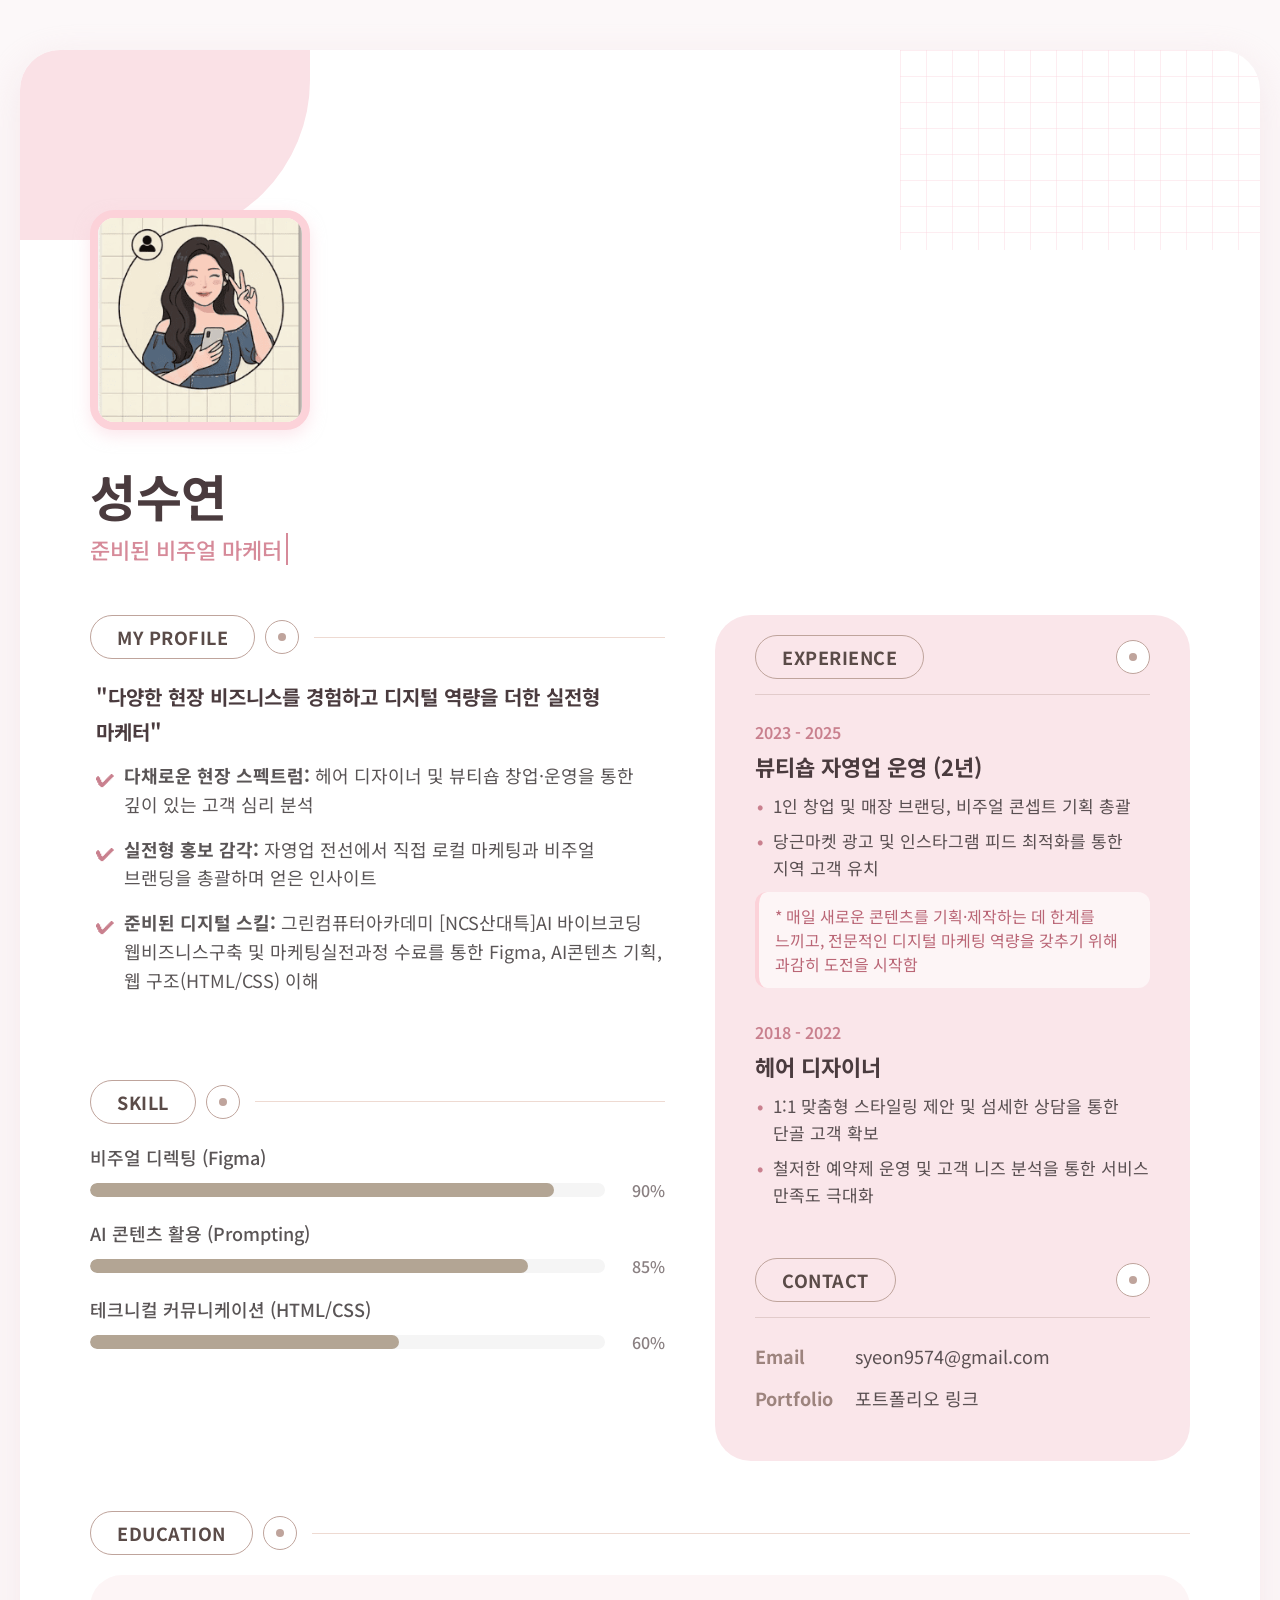
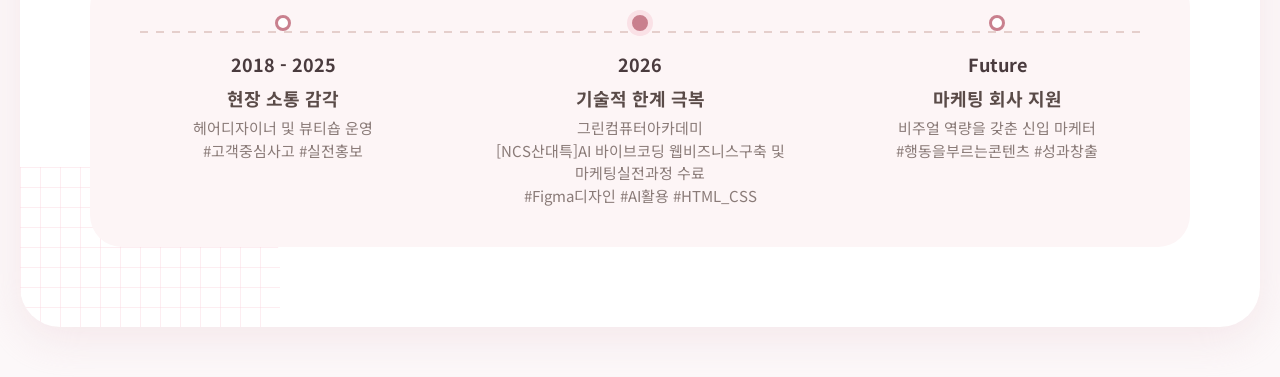
<file: index.html>
<!DOCTYPE html>
<html lang="ko">

<head>
    <meta charset="UTF-8">
    <meta name="viewport" content="width=device-width, initial-scale=1.0">
    <title>인포그래픽 이력서</title>
    <link rel="preconnect" href="https://fonts.googleapis.com">
    <link rel="preconnect" href="https://fonts.gstatic.com" crossorigin>
    <link href="https://fonts.googleapis.com/css2?family=Noto+Sans+KR:wght@300;400;500;700&display=swap"
        rel="stylesheet">
    <link rel="stylesheet" href="style.css?v=1.0.1">
</head>

<body>

    <div class="resume-container">
        <div class="deco-top-left"></div>
        <div class="deco-grid"></div>
        <div class="deco-bottom-left"></div>

        <header class="resume-header">
            <div class="left-header">
                <div class="profile-image-container">
                    <img src="img/img.png" alt="프로필 사진">
                </div>
                <div class="name-title">
                    <h1>성수연</h1>
                    <p class="typing-effect">준비된 비주얼 마케터</p>
                </div>
            </div>
        </header>

        <main class="resume-body">

            <div class="left-column">

                <section>
                    <div class="section-label-container">
                        <div class="section-label">MY PROFILE</div>
                        <div class="section-icon-circle">
                            <div class="section-icon-inner"></div>
                        </div>
                    </div>
                    <div class="section-content">
                        <p style="margin-bottom: 12px; font-weight: 700; color: #4a3b3e; font-size: 20px;">
                            "다양한 현장 비즈니스를 경험하고 디지털 역량을 더한 실전형 마케터"
                        </p>
                        <p class="profile-point">
                            <span class="check-icon">✔</span>
                            <span><strong>다채로운 현장 스펙트럼:</strong> 헤어 디자이너 및 뷰티숍 창업·운영을 통한 깊이 있는 고객 심리 분석</span>
                        </p>
                        <p class="profile-point">
                            <span class="check-icon">✔</span>
                            <span><strong>실전형 홍보 감각:</strong> 자영업 전선에서 직접 로컬 마케팅과 비주얼 브랜딩을 총괄하며 얻은 인사이트</span>
                        </p>
                        <p class="profile-point" style="margin-bottom: 0;">
                            <span class="check-icon">✔</span>
                            <span><strong>준비된 디지털 스킬:</strong> 그린컴퓨터아카데미 [NCS산대특]AI 바이브코딩 웹비즈니스구축 및 마케팅실전과정 수료를 통한
                                Figma, AI콘텐츠 기획, 웹 구조(HTML/CSS) 이해</span>
                        </p>
                    </div>
                </section>

                <section>
                    <div class="section-label-container">
                        <div class="section-label">SKILL</div>
                        <div class="section-icon-circle">
                            <div class="section-icon-inner"></div>
                        </div>
                    </div>
                    <div class="skill-list">
                        <div class="skill-item">
                            <div class="skill-meta"><span class="skill-name">비주얼 디렉팅 (Figma)</span></div>
                            <div class="skill-bar-wrapper">
                                <div class="skill-progress-bg">
                                    <div class="skill-progress-fill fill-figma"></div>
                                </div>
                                <span class="skill-percent">90%</span>
                            </div>
                        </div>
                        <div class="skill-item">
                            <div class="skill-meta"><span class="skill-name">AI 콘텐츠 활용 (Prompting)</span></div>
                            <div class="skill-bar-wrapper">
                                <div class="skill-progress-bg">
                                    <div class="skill-progress-fill fill-prompt"></div>
                                </div>
                                <span class="skill-percent">85%</span>
                            </div>
                        </div>
                        <div class="skill-item">
                            <div class="skill-meta"><span class="skill-name">테크니컬 커뮤니케이션 (HTML/CSS)</span></div>
                            <div class="skill-bar-wrapper">
                                <div class="skill-progress-bg">
                                    <div class="skill-progress-fill fill-web"></div>
                                </div>
                                <span class="skill-percent">60%</span>
                            </div>
                        </div>
                    </div>
                </section>

            </div>

            <div class="right-column">

                <div class="right-column-section">
                    <div class="right-label-container">
                        <div class="section-label">EXPERIENCE</div>
                        <div class="section-icon-circle">
                            <div class="section-icon-inner"></div>
                        </div>
                    </div>
                    <div class="exp-list">
                        <div class="exp-item">
                            <span class="exp-period">2023 - 2025</span>
                            <h3 class="exp-title">뷰티숍 자영업 운영 (2년)</h3>
                            <ul class="exp-details">
                                <li>1인 창업 및 매장 브랜딩, 비주얼 콘셉트 기획 총괄</li>
                                <li>당근마켓 광고 및 인스타그램 피드 최적화를 통한 지역 고객 유치</li>
                            </ul>
                            <p class="exp-turning-point">* 매일 새로운 콘텐츠를 기획·제작하는 데 한계를 느끼고, 전문적인 디지털 마케팅 역량을 갖추기 위해 과감히
                                도전을 시작함</p>
                        </div>

                        <div class="exp-item">
                            <span class="exp-period">2018 - 2022</span>
                            <h3 class="exp-title">헤어 디자이너</h3>
                            <ul class="exp-details">
                                <li>1:1 맞춤형 스타일링 제안 및 섬세한 상담을 통한 단골 고객 확보</li>
                                <li>철저한 예약제 운영 및 고객 니즈 분석을 통한 서비스 만족도 극대화</li>
                            </ul>
                        </div>
                    </div>
                </div>

                <div class="right-column-section">
                    <div class="right-label-container">
                        <div class="section-label">CONTACT</div>
                        <div class="section-icon-circle">
                            <div class="section-icon-inner"></div>
                        </div>
                    </div>
                    <div class="contact-list">
                        <div class="contact-row">
                            <span class="contact-type">Email</span>
                            <span>syeon9574@gmail.com</span>
                        </div>
                        <div class="contact-row">
                            <span class="contact-type">Portfolio</span>
                            <span>포트폴리오 링크</span>
                        </div>
                    </div>
                </div>

            </div>

        </main>

        <footer class="resume-footer">
            <div class="section-label-container">
                <div class="section-label">EDUCATION</div>
                <div class="section-icon-circle">
                    <div class="section-icon-inner"></div>
                </div>
            </div>

            <div class="timeline-box">
                <div class="timeline-axis"></div>
                <div class="timeline-nodes">
                    <div class="timeline-node">
                        <div class="timeline-dot"></div>
                        <span class="timeline-year">2018 - 2025</span>
                        <div class="timeline-text">
                            <h4>현장 소통 감각</h4>
                            <p>헤어디자이너 및 뷰티숍 운영<br>#고객중심사고 #실전홍보</p>
                        </div>
                    </div>
                    <div class="timeline-node active">
                        <div class="timeline-dot"></div>
                        <span class="timeline-year">2026</span>
                        <div class="timeline-text">
                            <h4>기술적 한계 극복</h4>
                            <p>그린컴퓨터아카데미 <br>
                                [NCS산대특]AI 바이브코딩 웹비즈니스구축 및 <br>
                                마케팅실전과정 수료<br>
                                #Figma디자인 #AI활용 #HTML_CSS</p>
                        </div>
                    </div>
                    <div class="timeline-node">
                        <div class="timeline-dot"></div>
                        <span class="timeline-year">Future</span>
                        <div class="timeline-text">
                            <h4>마케팅 회사 지원</h4>
                            <p>비주얼 역량을 갖춘 신입 마케터<br>#행동을부르는콘텐츠 #성과창출</p>
                        </div>
                    </div>
                </div>
            </div>
        </footer>
    </div>

</body>

</html>
</file>
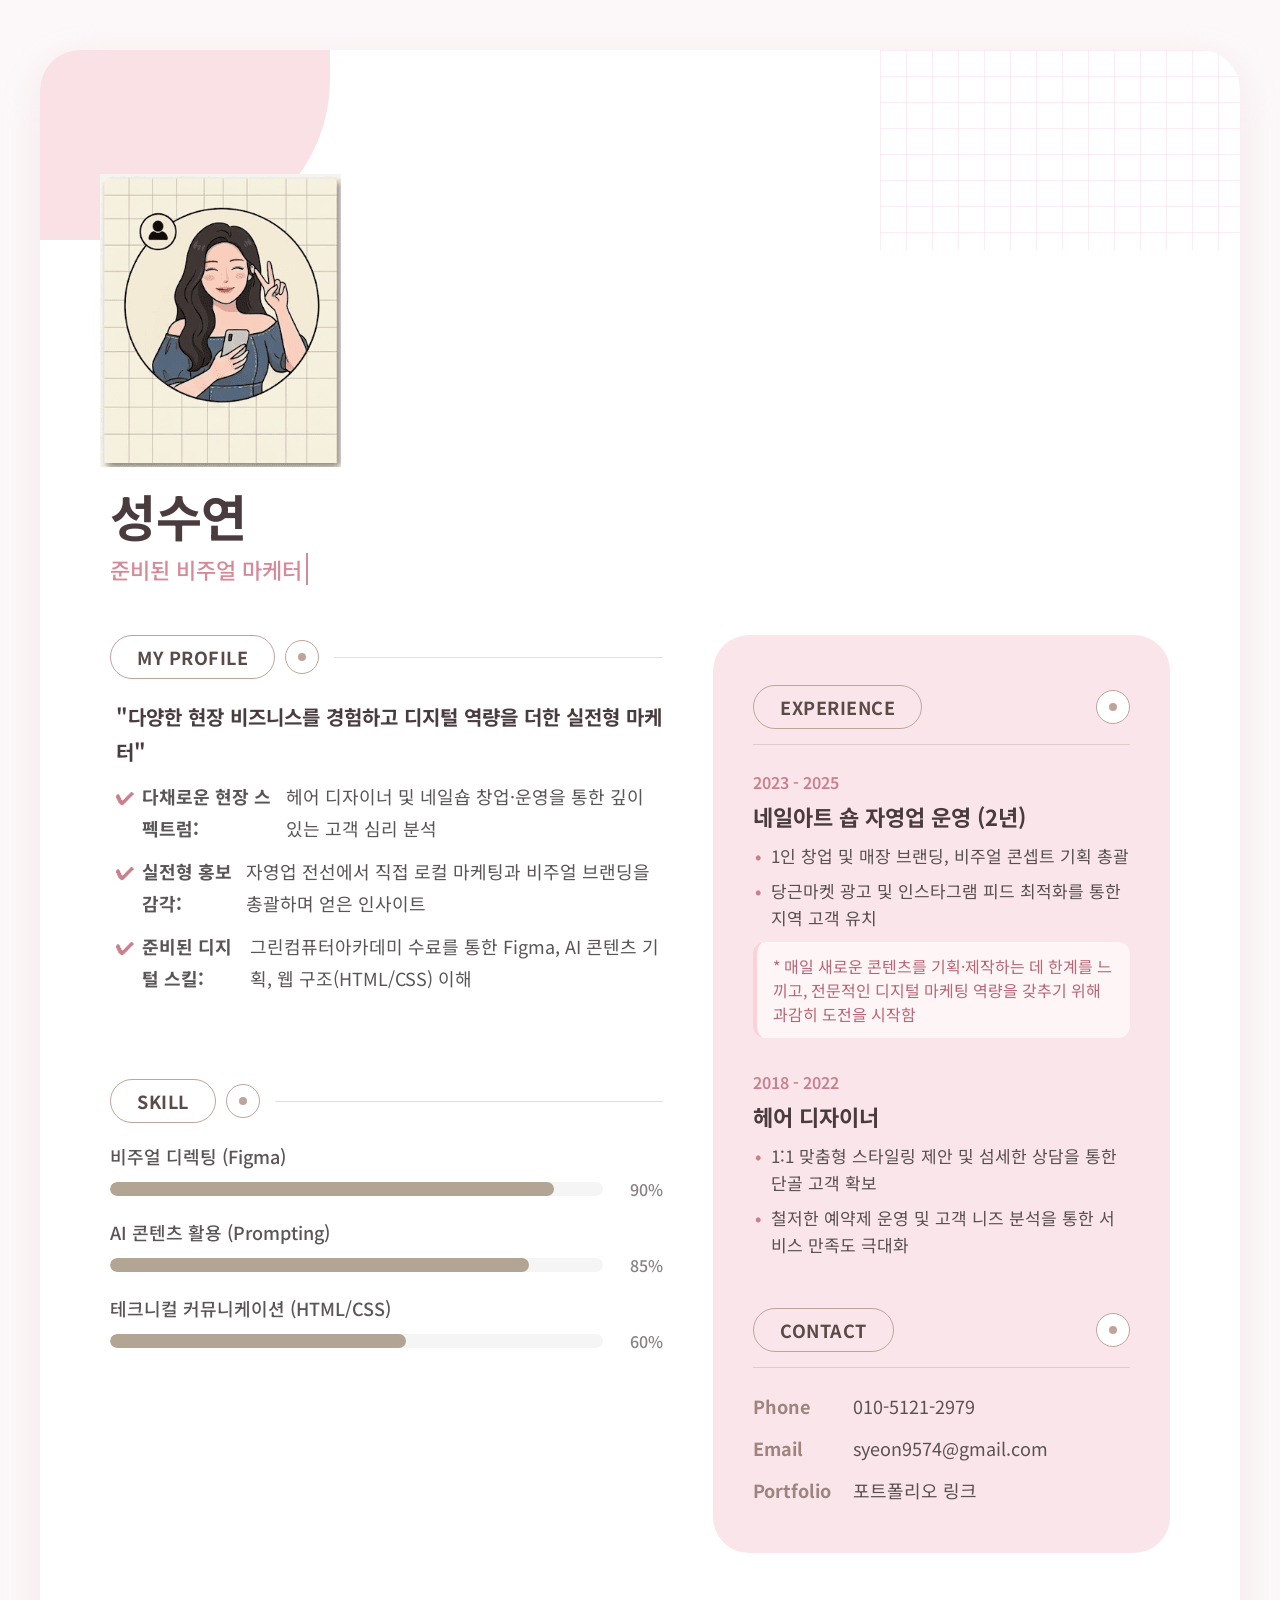
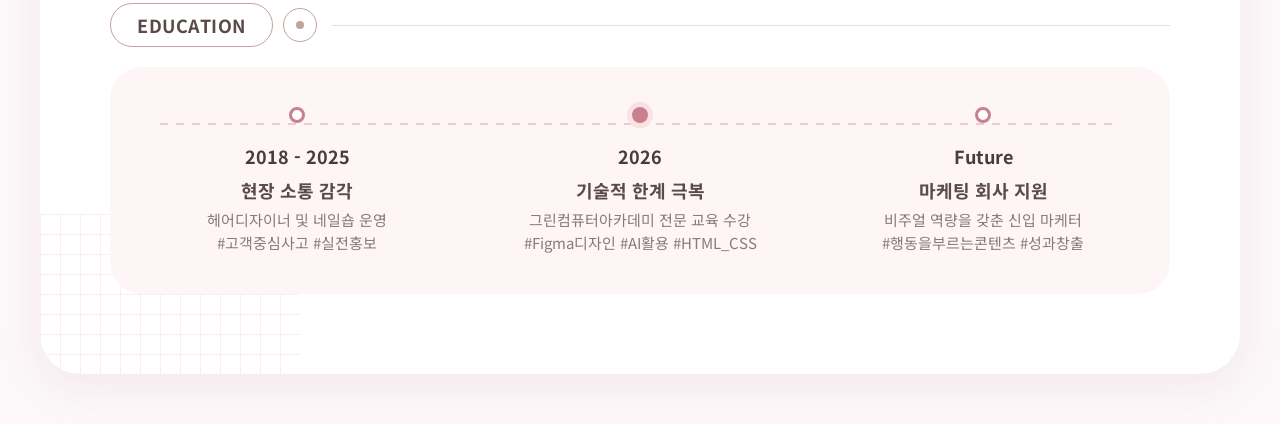
<file: index (1).html>
<!DOCTYPE html>
<html lang="ko">

<head>
    <meta charset="UTF-8">
    <meta name="viewport" content="width=device-width, initial-scale=1.0">
    <title>인포그래픽 이력서</title>
    <link rel="preconnect" href="https://fonts.googleapis.com">
    <link rel="preconnect" href="https://fonts.gstatic.com" crossorigin>
    <link href="https://fonts.googleapis.com/css2?family=Noto+Sans+KR:wght@300;400;500;700&display=swap"
        rel="stylesheet">
    <link rel="stylesheet" href="style (2).css">
</head>

<body>

    <div class="resume-container">
        <div class="deco-top-left"></div>
        <div class="deco-grid"></div>
        <div class="deco-bottom-left"></div>

        <header class="resume-header">
            <div class="left-header">
                <div class="profile-image-container">
                    <img src="img/img.png" alt="프로필 사진">
                </div>
                <div class="name-title">
                    <h1>성수연</h1>
                    <p class="typing-effect">준비된 비주얼 마케터</p>
                </div>
            </div>
        </header>

        <main class="resume-body">

            <div class="left-column">

                <section>
                    <div class="section-label-container">
                        <div class="section-label">MY PROFILE</div>
                        <div class="section-icon-circle">
                            <div class="section-icon-inner"></div>
                        </div>
                    </div>
                    <div class="section-content">
                        <p style="margin-bottom: 12px; font-weight: 700; color: #4a3b3e; font-size: 20px;">
                            "다양한 현장 비즈니스를 경험하고 디지털 역량을 더한 실전형 마케터"
                        </p>
                        <p class="profile-point">
                            <span class="check-icon">✔</span> <strong>다채로운 현장 스펙트럼:</strong> 헤어 디자이너 및 네일숍 창업·운영을 통한 깊이
                            있는 고객 심리 분석
                        </p>
                        <p class="profile-point">
                            <span class="check-icon">✔</span> <strong>실전형 홍보 감각:</strong> 자영업 전선에서 직접 로컬 마케팅과 비주얼 브랜딩을
                            총괄하며 얻은 인사이트
                        </p>
                        <p class="profile-point" style="margin-bottom: 0;">
                            <span class="check-icon">✔</span> <strong>준비된 디지털 스킬:</strong> 그린컴퓨터아카데미 수료를 통한 Figma, AI
                            콘텐츠 기획, 웹 구조(HTML/CSS) 이해
                        </p>
                    </div>
                </section>

                <section>
                    <div class="section-label-container">
                        <div class="section-label">SKILL</div>
                        <div class="section-icon-circle">
                            <div class="section-icon-inner"></div>
                        </div>
                    </div>
                    <div class="skill-list">
                        <div class="skill-item">
                            <div class="skill-meta"><span class="skill-name">비주얼 디렉팅 (Figma)</span></div>
                            <div class="skill-bar-wrapper">
                                <div class="skill-progress-bg">
                                    <div class="skill-progress-fill fill-figma"></div>
                                </div>
                                <span class="skill-percent">90%</span>
                            </div>
                        </div>
                        <div class="skill-item">
                            <div class="skill-meta"><span class="skill-name">AI 콘텐츠 활용 (Prompting)</span></div>
                            <div class="skill-bar-wrapper">
                                <div class="skill-progress-bg">
                                    <div class="skill-progress-fill fill-prompt"></div>
                                </div>
                                <span class="skill-percent">85%</span>
                            </div>
                        </div>
                        <div class="skill-item">
                            <div class="skill-meta"><span class="skill-name">테크니컬 커뮤니케이션 (HTML/CSS)</span></div>
                            <div class="skill-bar-wrapper">
                                <div class="skill-progress-bg">
                                    <div class="skill-progress-fill fill-web"></div>
                                </div>
                                <span class="skill-percent">60%</span>
                            </div>
                        </div>
                    </div>
                </section>

            </div>

            <div class="right-column">

                <div class="right-column-section">
                    <div class="right-label-container">
                        <div class="section-label">EXPERIENCE</div>
                        <div class="section-icon-circle">
                            <div class="section-icon-inner"></div>
                        </div>
                    </div>
                    <div class="exp-list">
                        <div class="exp-item">
                            <span class="exp-period">2023 - 2025</span>
                            <h3 class="exp-title">네일아트 숍 자영업 운영 (2년)</h3>
                            <ul class="exp-details">
                                <li>1인 창업 및 매장 브랜딩, 비주얼 콘셉트 기획 총괄</li>
                                <li>당근마켓 광고 및 인스타그램 피드 최적화를 통한 지역 고객 유치</li>
                            </ul>
                            <p class="exp-turning-point">* 매일 새로운 콘텐츠를 기획·제작하는 데 한계를 느끼고, 전문적인 디지털 마케팅 역량을 갖추기 위해 과감히
                                도전을 시작함</p>
                        </div>

                        <div class="exp-item">
                            <span class="exp-period">2018 - 2022</span>
                            <h3 class="exp-title">헤어 디자이너</h3>
                            <ul class="exp-details">
                                <li>1:1 맞춤형 스타일링 제안 및 섬세한 상담을 통한 단골 고객 확보</li>
                                <li>철저한 예약제 운영 및 고객 니즈 분석을 통한 서비스 만족도 극대화</li>
                            </ul>
                        </div>
                    </div>
                </div>

                <div class="right-column-section">
                    <div class="right-label-container">
                        <div class="section-label">CONTACT</div>
                        <div class="section-icon-circle">
                            <div class="section-icon-inner"></div>
                        </div>
                    </div>
                    <div class="contact-list">
                        <div class="contact-row">
                            <span class="contact-type">Phone</span>
                            <span>010-5121-2979</span>
                        </div>
                        <div class="contact-row">
                            <span class="contact-type">Email</span>
                            <span>syeon9574@gmail.com</span>
                        </div>
                        <div class="contact-row">
                            <span class="contact-type">Portfolio</span>
                            <span>포트폴리오 링크</span>
                        </div>
                    </div>
                </div>

            </div>

        </main>

        <footer class="resume-footer">
            <div class="section-label-container">
                <div class="section-label">EDUCATION</div>
                <div class="section-icon-circle">
                    <div class="section-icon-inner"></div>
                </div>
            </div>

            <div class="timeline-box">
                <div class="timeline-axis"></div>
                <div class="timeline-nodes">
                    <div class="timeline-node">
                        <div class="timeline-dot"></div>
                        <span class="timeline-year">2018 - 2025</span>
                        <div class="timeline-text">
                            <h4>현장 소통 감각</h4>
                            <p>헤어디자이너 및 네일숍 운영<br>#고객중심사고 #실전홍보</p>
                        </div>
                    </div>
                    <div class="timeline-node active">
                        <div class="timeline-dot"></div>
                        <span class="timeline-year">2026</span>
                        <div class="timeline-text">
                            <h4>기술적 한계 극복</h4>
                            <p>그린컴퓨터아카데미 전문 교육 수강<br>#Figma디자인 #AI활용 #HTML_CSS</p>
                        </div>
                    </div>
                    <div class="timeline-node">
                        <div class="timeline-dot"></div>
                        <span class="timeline-year">Future</span>
                        <div class="timeline-text">
                            <h4>마케팅 회사 지원</h4>
                            <p>비주얼 역량을 갖춘 신입 마케터<br>#행동을부르는콘텐츠 #성과창출</p>
                        </div>
                    </div>
                </div>
            </div>
        </footer>
    </div>

</body>

</html>
</file>
<file: style.css>
* {
    box-sizing: border-box;
    margin: 0;
    padding: 0;
    word-break: keep-all;
}

body {
    background-color: #fcf8f9;
    font-family: 'Noto Sans KR', sans-serif;
    color: #4a4a4a;
    display: flex;
    justify-content: center;
    padding: 50px 20px;
}

/* 이력서 전체 도화지 컨테이너 */
.resume-container {
    background-color: #ffffff;
    width: 100%;
    max-width: 1400px;
    min-height: 1600px;
    padding: 80px 70px;
    border-radius: 40px;
    box-shadow: 0 12px 40px rgba(240, 220, 225, 0.6);
    display: flex;
    flex-direction: column;
    position: relative;
    overflow: hidden;
}

/* 파스텔 핑크 데코레이션 요소 그래픽 구현 */
.deco-top-left {
    position: absolute;
    top: -50px;
    left: -50px;
    width: 340px;
    height: 240px;
    background-color: #fae1e6;
    border-radius: 0 0 160px 0;
    z-index: 1;
}

.deco-grid {
    position: absolute;
    top: 0;
    right: 0;
    width: 360px;
    height: 200px;
    background-image:
        linear-gradient(to right, rgba(250, 210, 220, 0.4) 1px, transparent 1px),
        linear-gradient(to bottom, rgba(250, 210, 220, 0.4) 1px, transparent 1px);
    background-size: 26px 26px;
    z-index: 1;
}

.deco-bottom-left {
    position: absolute;
    bottom: 0;
    left: 0;
    width: 260px;
    height: 160px;
    background-image:
        linear-gradient(to right, rgba(250, 210, 220, 0.4) 1px, transparent 1px),
        linear-gradient(to bottom, rgba(250, 210, 220, 0.4) 1px, transparent 1px);
    background-size: 20px 20px;
    border-radius: 0 100px 0 0;
    z-index: 1;
}

/* 메인 상단 레이아웃 */
.resume-header {
    display: flex;
    margin-bottom: 50px;
    position: relative;
    z-index: 2;
}

.left-header {
    width: 55%;
    display: flex;
    flex-direction: column;
    justify-content: flex-end;
    padding-top: 80px;
}

.profile-image-container {
    width: 220px;
    height: 220px;
    border-radius: 24px;
    border: 8px solid #fcd2d9;
    background-color: #fff5f6;
    display: flex;
    justify-content: center;
    align-items: center;
    margin-bottom: 35px;
    box-shadow: 0 6px 15px rgba(250, 210, 220, 0.5);
    font-size: 17px;
    color: #cb8592;
    font-weight: 500;
    overflow: hidden;
}

.profile-image-container img {
    width: 100%;
    height: 100%;
    object-fit: cover;
    display: block;
}

.name-title h1 {
    font-size: 50px;
    color: #4a3b3e;
    font-weight: 700;
    letter-spacing: -0.5px;
    line-height: 1.2;
}

.name-title p {
    font-size: 22px;
    color: #d68a99;
    font-weight: 500;
    margin-top: 8px;
}

/* 메인 콘텐츠 구조 */
.resume-body {
    display: flex;
    flex: 1;
    gap: 50px;
    position: relative;
    z-index: 2;
}

/* 좌측 컬럼 */
.left-column {
    width: 55%;
    display: flex;
    flex-direction: column;
    gap: 85px;
}

/* 템플릿의 둥근 테두리 제목 라벨 완벽 모사 */
.section-label-container {
    display: flex;
    align-items: center;
    margin-bottom: 20px;
    position: relative;
}

.section-label-container::after {
    content: '';
    flex: 1;
    height: 1px;
    background-color: #eedad2;
    margin-left: 15px;
}

.section-label {
    border: 1.5px solid #bfa49c;
    border-radius: 24px;
    padding: 8px 26px;
    font-size: 18px;
    font-weight: 700;
    color: #5a4b48;
    letter-spacing: 0.5px;
    background-color: #ffffff;
    display: inline-block;
}

.section-icon-circle {
    width: 34px;
    height: 34px;
    border: 1.5px solid #bfa49c;
    border-radius: 50%;
    display: flex;
    justify-content: center;
    align-items: center;
    margin-left: 10px;
    background-color: #ffffff;
}

.section-icon-inner {
    width: 8px;
    height: 8px;
    background-color: #bfa49c;
    border-radius: 50%;
}

/* 섹션 본문 텍스트 */
.section-content {
    padding-left: 6px;
}

.section-content p {
    font-size: 18px;
    line-height: 1.75;
    color: #5a5556;
}

/* SKILL 게이지 바 조절 슬롯 */
.skill-list {
    display: flex;
    flex-direction: column;
    gap: 18px;
}

.skill-item {
    display: flex;
    flex-direction: column;
    gap: 8px;
}

.skill-meta {
    display: flex;
    justify-content: space-between;
    align-items: center;
}

.skill-name {
    font-size: 18px;
    font-weight: 500;
    color: #5a5556;
}

.skill-bar-wrapper {
    display: flex;
    align-items: center;
    gap: 20px;
}

.skill-progress-bg {
    flex: 1;
    height: 14px;
    background-color: #f5f5f5;
    border-radius: 10px;
    overflow: hidden;
}

.skill-progress-fill {
    height: 100%;
    background-color: #b3a594;
    border-radius: 10px;
}

.skill-percent {
    font-size: 16px;
    font-weight: 500;
    color: #8a8082;
    width: 40px;
    text-align: right;
}

/* 우측 컬럼 (파스텔 핑크 카드 배경 통 슬롯) */
.right-column {
    width: 45%;
    background-color: #fae6ea;
    border-radius: 36px;
    padding: 20px 40px 50px;
    display: flex;
    flex-direction: column;
    gap: 50px;
    align-self: flex-start;
    transition: all 0.4s cubic-bezier(0.25, 0.46, 0.45, 0.94);
}

/* 카드 내부 라벨 바 가로 라인 */
.right-label-container {
    display: flex;
    align-items: center;
    justify-content: space-between;
    margin-bottom: 25px;
    border-bottom: 1.5px solid rgba(191, 164, 156, 0.4);
    padding-bottom: 15px;
}

.right-label-container .section-label {
    border-color: #bfa49c;
    background-color: #fae6ea;
}

.right-column-section {
    display: flex;
    flex-direction: column;
}

/* 경력 사항 리스트 */
.exp-list {
    display: flex;
    flex-direction: column;
    gap: 32px;
}

.exp-item {
    display: flex;
    flex-direction: column;
}

.exp-period {
    font-size: 16px;
    font-weight: 600;
    color: #c9808e;
    margin-bottom: 6px;
}

.exp-title {
    font-size: 22px;
    font-weight: 700;
    color: #4a3b3e;
    margin-bottom: 10px;
}

.exp-details {
    list-style: none;
    display: flex;
    flex-direction: column;
    gap: 8px;
}

.exp-details li {
    font-size: 17px;
    line-height: 1.6;
    color: #5a5052;
    position: relative;
    padding-left: 18px;
}

.exp-details li::before {
    content: '•';
    position: absolute;
    left: 2px;
    color: #c9808e;
    font-weight: bold;
}

/* 터닝 포인트 말풍선 */
.exp-turning-point {
    margin-top: 10px;
    font-size: 16px;
    line-height: 1.5;
    color: #ba6676;
    background-color: rgba(255, 255, 255, 0.6);
    padding: 12px 16px;
    border-radius: 12px;
    border-left: 4px solid #fcd2d9;
}

/* 연락처 레이아웃 */
.contact-list {
    display: flex;
    flex-direction: column;
    gap: 16px;
}

.contact-row {
    display: flex;
    align-items: center;
    gap: 20px;
    font-size: 18px;
    color: #5a5052;
}

.contact-type {
    font-weight: 700;
    color: #9d847e;
    width: 80px;
}

/* 하단 EDUCATION 점선 타임라인 박스 */
.resume-footer {
    margin-top: 50px;
    position: relative;
    z-index: 2;
}

.timeline-box {
    background-color: #fdf5f6;
    border-radius: 32px;
    padding: 40px;
    margin-top: 20px;
    position: relative;
}

.timeline-axis {
    position: absolute;
    top: 56px;
    left: 50px;
    right: 50px;
    height: 1.5px;
    background: repeating-linear-gradient(90deg, #e5cfcc 0px, #e5cfcc 8px, transparent 8px, transparent 16px);
}

.timeline-nodes {
    display: flex;
    justify-content: space-between;
    position: relative;
    z-index: 2;
}

.timeline-node {
    width: 30%;
    text-align: center;
    display: flex;
    flex-direction: column;
    align-items: center;
    cursor: pointer;
    transition: all 0.3s ease;
}

.timeline-dot {
    width: 16px;
    height: 16px;
    background-color: #ffffff;
    border: 3px solid #c9808e;
    border-radius: 50%;
    margin-bottom: 20px;
}

.timeline-node.active .timeline-dot {
    background-color: #c9808e;
    box-shadow: 0 0 0 5px #fae1e6;
}

.timeline-year {
    font-size: 18px;
    font-weight: 700;
    color: #4a3b3e;
    margin-bottom: 8px;
}

.timeline-text h4 {
    font-size: 18px;
    color: #5a4b48;
    font-weight: 700;
    margin-bottom: 6px;
}

.timeline-text p {
    font-size: 15px;
    color: #8a7b78;
    line-height: 1.5;
}

/* --- MY PROFILE 포인트 형태 스타일 추가 --- */
.profile-point {
    font-size: 18px;
    line-height: 1.75;
    color: #5a5556;
    margin-bottom: 16px;
    display: flex;
    align-items: flex-start;
    gap: 10px;
}

.profile-point span:not(.check-icon) {
    flex: 1;
    line-height: 1.6;
}

.check-icon {
    color: #c9808e;
    font-weight: bold;
    flex-shrink: 0;
    margin-top: 2px;
}

/* ===================================================
   여기서부터는 style.css 맨 아래에 통째로 붙여넣어 주세요
   =================================================== */

/* [인터랙션 1] 타이핑 및 커서 깜빡임 효과 */
.typing-effect {
    white-space: nowrap;
    overflow: hidden;
    border-right: 2px solid #d68a99;
    width: 0;
    animation: typing 2s steps(13) forwards, blink 0.6s step-end infinite;
}

@keyframes typing {
    from {
        width: 0;
    }

    to {
        width: 198px;
    }

    /* 글자 전체가 보이는 가로폭 */
}

@keyframes blink {

    from,
    to {
        border-color: transparent
    }

    50% {
        border-color: #d68a99;
    }
}

/* [인터랙션 2] 스킬바 차오르는 애니메이션 (초기 0에서 타깃 수치까지) */
.skill-progress-fill {
    width: 0;
}

.fill-figma {
    animation: fillFigma 1.5s cubic-bezier(0.1, 0.8, 0.2, 1) forwards;
}

.fill-prompt {
    animation: fillPrompt 1.5s cubic-bezier(0.1, 0.8, 0.2, 1) forwards;
}

.fill-web {
    animation: fillWeb 1.5s cubic-bezier(0.1, 0.8, 0.2, 1) forwards;
}

@keyframes fillFigma {
    to {
        width: 90%;
    }
}

@keyframes fillPrompt {
    to {
        width: 85%;
    }
}

@keyframes fillWeb {
    to {
        width: 60%;
    }
}

/* [인터랙션 3] 우측 큰 카드 마우스 오버 시 공중 부양 */
.right-column:hover {
    transform: translateY(-5px);
    box-shadow: 0 15px 30px rgba(240, 200, 210, 0.8);
}

/* [인터랙션 4] 개별 경력 및 연락처 마우스 오버 시 미세 반응 */
.exp-item {
    transition: transform 0.3s ease;
}

.exp-item:hover {
    transform: translateX(3px);
}

.contact-row {
    transition: transform 0.3s ease;
}

.contact-row:hover {
    transform: translateX(5px);
}

/* [인터랙션 5] 하단 타임라인 동그라미 팽창 효과 */
.timeline-dot {
    transition: all 0.3s ease;
}

.timeline-node:hover {
    transform: translateY(-3px);
}

.timeline-node:hover .timeline-dot {
    background-color: #ba6676;
    border-color: #ba6676;
    box-shadow: 0 0 0 6px rgba(250, 225, 230, 0.8);
}

/* ===================================================
   반응형 (모바일/태블릿) 스타일: 텍스트 및 레이아웃 밀림 방지
   =================================================== */
@media screen and (max-width: 1024px) {
    body {
        padding: 20px;
    }

    .resume-container {
        padding: 40px 30px;
        min-height: auto;
    }

    .resume-body {
        flex-direction: column;
        gap: 40px;
    }

    .left-column,
    .right-column,
    .left-header {
        width: 100%;
    }

    .left-header {
        padding-top: 40px;
    }

    .profile-image-container {
        margin-bottom: 25px;
    }

    .right-column {
        padding: 30px;
    }

    .timeline-axis {
        display: none;
    }

    .timeline-nodes {
        flex-direction: column;
        gap: 30px;
        position: relative;
        padding-left: 20px;
    }

    .timeline-node {
        width: 100%;
        flex-direction: row;
        text-align: left;
        align-items: flex-start;
        gap: 20px;
        position: relative;
        background-color: transparent;
    }

    .timeline-dot {
        margin-bottom: 0;
        margin-top: 5px;
        flex-shrink: 0;
        z-index: 2;
        /* 선 위에 오도록 설정 */
        position: relative;
        /* 가상 연결선의 기준점 */
    }

    /* 모바일 세로 점선 타임라인 축 추가 (닷에서 수직 하강 방식) */
    .timeline-dot::after {
        content: '';
        position: absolute;
        top: 16px;
        /* 닷의 최하단 바로 밑에서 시작하여 겹침 방지 */
        left: 7px;
        /* 16px 닷의 완벽한 중앙(8px)에 매칭 */
        box-sizing: content-box;
        /* border-box로 인한 보더 붕괴 방지 */
        width: 0;
        height: 120px;
        /* 다음 닷까지 충분히 도달하는 수직 길이 */
        border-left: 2px dashed #e5cfcc;
        z-index: 1;
        /* 양수 z-index로 부모 배경색 위에 정상 노출 */
        display: block;
    }

    .timeline-node:last-child .timeline-dot::after {
        display: none;
        /* 마지막 노드 닷에는 하강 점선 생략 */
    }
}

@media screen and (max-width: 768px) {
    body {
        padding: 10px;
    }

    .resume-container {
        padding: 35px 20px;
        border-radius: 24px;
    }

    .profile-image-container {
        width: 180px;
        height: 180px;
        margin-bottom: 25px;
    }

    .name-title h1 {
        font-size: 36px;
    }

    .name-title p {
        font-size: 18px;
    }

    /* 모바일에서 타이핑 애니메이션 텍스트 크기에 맞게 너비 조절 */
    .typing-effect {
        animation: typingMobile 2s steps(13) forwards, blink 0.6s step-end infinite;
    }

    .section-label {
        font-size: 16px;
        padding: 6px 20px;
    }

    .section-content p,
    .profile-point,
    .skill-name,
    .exp-details li,
    .contact-row {
        font-size: 15px;
    }

    .exp-title {
        font-size: 19px;
    }

    .skill-bar-wrapper {
        gap: 10px;
    }

    .timeline-year {
        font-size: 16px;
    }

    .timeline-text h4 {
        font-size: 16px;
    }

    .timeline-text p {
        font-size: 14px;
    }
}

/* 초소형 모바일 기기(iPhone SE 등) 최적화 */
@media screen and (max-width: 480px) {
    .resume-container {
        padding: 25px 15px;
    }

    .profile-image-container {
        width: 140px;
        height: 140px;
        border-width: 6px;
    }

    .name-title h1 {
        font-size: 30px;
    }

    .name-title p {
        font-size: 16px;
    }

    .typing-effect {
        animation: typingSE 2s steps(13) forwards, blink 0.6s step-end infinite;
    }

    .right-column {
        padding: 20px 15px;
    }

    .timeline-box {
        padding: 20px;
    }

    .timeline-nodes {
        padding-left: 10px;
    }
}

@keyframes typingMobile {
    from {
        width: 0;
    }

    to {
        width: 162px;
    }

    /* 모바일 글자폭에 맞춤 */
}

@keyframes typingSE {
    from {
        width: 0;
    }

    to {
        width: 144px;
    }

    /* 초소형 기기 글자폭에 맞춤 */
}
</file>
<file: style (2).css>
* {
    box-sizing: border-box;
    margin: 0;
    padding: 0;
}

body {
    background-color: #fcf8f9;
    font-family: 'Noto Sans KR', sans-serif;
    color: #4a4a4a;
    display: flex;
    justify-content: center;
    padding: 50px 20px;
}

/* 이력서 전체 도화지 컨테이너 */
.resume-container {
    background-color: #ffffff;
    width: 1200px;
    min-height: 1600px;
    padding: 80px 70px;
    border-radius: 40px;
    box-shadow: 0 12px 40px rgba(240, 220, 225, 0.6);
    display: flex;
    flex-direction: column;
    position: relative;
    overflow: hidden;
}

/* 파스텔 핑크 데코레이션 요소 그래픽 구현 */
.deco-top-left {
    position: absolute;
    top: -50px;
    left: -50px;
    width: 340px;
    height: 240px;
    background-color: #fae1e6;
    border-radius: 0 0 160px 0;
    z-index: 1;
}

.deco-grid {
    position: absolute;
    top: 0;
    right: 0;
    width: 360px;
    height: 200px;
    background-image:
        linear-gradient(to right, rgba(250, 210, 220, 0.4) 1px, transparent 1px),
        linear-gradient(to bottom, rgba(250, 210, 220, 0.4) 1px, transparent 1px);
    background-size: 26px 26px;
    z-index: 1;
}

.deco-bottom-left {
    position: absolute;
    bottom: 0;
    left: 0;
    width: 260px;
    height: 160px;
    background-image:
        linear-gradient(to right, rgba(250, 210, 220, 0.4) 1px, transparent 1px),
        linear-gradient(to bottom, rgba(250, 210, 220, 0.4) 1px, transparent 1px);
    background-size: 20px 20px;
    border-radius: 0 100px 0 0;
    z-index: 1;
}

/* 메인 상단 레이아웃 */
.resume-header {
    display: flex;
    margin-bottom: 50px;
    position: relative;
    z-index: 2;
}

.left-header {
    width: 55%;
    display: flex;
    flex-direction: column;
    justify-content: flex-end;
    padding-top: 80px;
}

.profile-image-container {
    width: 220px;
    height: 220px;
    border-radius: 50%;
    border: 8px solid #fcd2d9;
    background-color: #fff5f6;
    display: flex;
    justify-content: center;
    align-items: center;
    margin-bottom: 55px;
    box-shadow: 0 6px 15px rgba(250, 210, 220, 0.5);
    font-size: 17px;
    color: #cb8592;
    font-weight: 500;
}

.name-title h1 {
    font-size: 50px;
    color: #4a3b3e;
    font-weight: 700;
    letter-spacing: -0.5px;
    line-height: 1.2;
}

.name-title p {
    font-size: 22px;
    color: #d68a99;
    font-weight: 500;
    margin-top: 8px;
}

/* 메인 콘텐츠 구조 */
.resume-body {
    display: flex;
    flex: 1;
    gap: 50px;
    position: relative;
    z-index: 2;
}

/* 좌측 컬럼 */
.left-column {
    width: 55%;
    display: flex;
    flex-direction: column;
    gap: 85px;
}

/* 템플릿의 둥근 테두리 제목 라벨 완벽 모사 */
.section-label-container {
    display: flex;
    align-items: center;
    margin-bottom: 20px;
    position: relative;
}

.section-label-container::after {
    content: '';
    flex: 1;
    height: 1px;
    background-color: #eedad2;
    margin-left: 15px;
}

.section-label {
    border: 1.5px solid #bfa49c;
    border-radius: 24px;
    padding: 8px 26px;
    font-size: 18px;
    font-weight: 700;
    color: #5a4b48;
    letter-spacing: 0.5px;
    background-color: #ffffff;
    display: inline-block;
}

.section-icon-circle {
    width: 34px;
    height: 34px;
    border: 1.5px solid #bfa49c;
    border-radius: 50%;
    display: flex;
    justify-content: center;
    align-items: center;
    margin-left: 10px;
    background-color: #ffffff;
}

.section-icon-inner {
    width: 8px;
    height: 8px;
    background-color: #bfa49c;
    border-radius: 50%;
}

/* 섹션 본문 텍스트 */
.section-content {
    padding-left: 6px;
}

.section-content p {
    font-size: 18px;
    line-height: 1.75;
    color: #5a5556;
}

/* SKILL 게이지 바 조절 슬롯 */
.skill-list {
    display: flex;
    flex-direction: column;
    gap: 18px;
}

.skill-item {
    display: flex;
    flex-direction: column;
    gap: 8px;
}

.skill-meta {
    display: flex;
    justify-content: space-between;
    align-items: center;
}

.skill-name {
    font-size: 18px;
    font-weight: 500;
    color: #5a5556;
}

.skill-bar-wrapper {
    display: flex;
    align-items: center;
    gap: 20px;
}

.skill-progress-bg {
    flex: 1;
    height: 14px;
    background-color: #f5f5f5;
    border-radius: 10px;
    overflow: hidden;
}

.skill-progress-fill {
    height: 100%;
    background-color: #b3a594;
    border-radius: 10px;
}

.skill-percent {
    font-size: 16px;
    font-weight: 500;
    color: #8a8082;
    width: 40px;
    text-align: right;
}

/* 우측 컬럼 (파스텔 핑크 카드 배경 통 슬롯) */
.right-column {
    width: 45%;
    background-color: #fae6ea;
    border-radius: 36px;
    padding: 50px 40px;
    display: flex;
    flex-direction: column;
    gap: 50px;
    align-self: flex-start;
    transition: all 0.4s cubic-bezier(0.25, 0.46, 0.45, 0.94);
}

/* 카드 내부 라벨 바 가로 라인 */
.right-label-container {
    display: flex;
    align-items: center;
    justify-content: space-between;
    margin-bottom: 25px;
    border-bottom: 1.5px solid rgba(191, 164, 156, 0.4);
    padding-bottom: 15px;
}

.right-label-container .section-label {
    border-color: #bfa49c;
    background-color: #fae6ea;
}

.right-column-section {
    display: flex;
    flex-direction: column;
}

/* 경력 사항 리스트 */
.exp-list {
    display: flex;
    flex-direction: column;
    gap: 32px;
}

.exp-item {
    display: flex;
    flex-direction: column;
}

.exp-period {
    font-size: 16px;
    font-weight: 600;
    color: #c9808e;
    margin-bottom: 6px;
}

.exp-title {
    font-size: 22px;
    font-weight: 700;
    color: #4a3b3e;
    margin-bottom: 10px;
}

.exp-details {
    list-style: none;
    display: flex;
    flex-direction: column;
    gap: 8px;
}

.exp-details li {
    font-size: 17px;
    line-height: 1.6;
    color: #5a5052;
    position: relative;
    padding-left: 18px;
}

.exp-details li::before {
    content: '•';
    position: absolute;
    left: 2px;
    color: #c9808e;
    font-weight: bold;
}

/* 터닝 포인트 말풍선 */
.exp-turning-point {
    margin-top: 10px;
    font-size: 16px;
    line-height: 1.5;
    color: #ba6676;
    background-color: rgba(255, 255, 255, 0.6);
    padding: 12px 16px;
    border-radius: 12px;
    border-left: 4px solid #fcd2d9;
}

/* 연락처 레이아웃 */
.contact-list {
    display: flex;
    flex-direction: column;
    gap: 16px;
}

.contact-row {
    display: flex;
    align-items: center;
    gap: 20px;
    font-size: 18px;
    color: #5a5052;
}

.contact-type {
    font-weight: 700;
    color: #9d847e;
    width: 80px;
}

/* 하단 EDUCATION 점선 타임라인 박스 */
.resume-footer {
    margin-top: 50px;
    position: relative;
    z-index: 2;
}

.timeline-box {
    background-color: #fdf5f6;
    border-radius: 32px;
    padding: 40px;
    margin-top: 20px;
    position: relative;
}

.timeline-axis {
    position: absolute;
    top: 56px;
    left: 50px;
    right: 50px;
    height: 1.5px;
    background: repeating-linear-gradient(90deg, #e5cfcc 0px, #e5cfcc 8px, transparent 8px, transparent 16px);
}

.timeline-nodes {
    display: flex;
    justify-content: space-between;
    position: relative;
    z-index: 2;
}

.timeline-node {
    width: 30%;
    text-align: center;
    display: flex;
    flex-direction: column;
    align-items: center;
    cursor: pointer;
    transition: all 0.3s ease;
}

.timeline-dot {
    width: 16px;
    height: 16px;
    background-color: #ffffff;
    border: 3px solid #c9808e;
    border-radius: 50%;
    margin-bottom: 20px;
}

.timeline-node.active .timeline-dot {
    background-color: #c9808e;
    box-shadow: 0 0 0 5px #fae1e6;
}

.timeline-year {
    font-size: 18px;
    font-weight: 700;
    color: #4a3b3e;
    margin-bottom: 8px;
}

.timeline-text h4 {
    font-size: 18px;
    color: #5a4b48;
    font-weight: 700;
    margin-bottom: 6px;
}

.timeline-text p {
    font-size: 15px;
    color: #8a7b78;
    line-height: 1.5;
}

/* --- MY PROFILE 포인트 형태 스타일 추가 --- */
.profile-point {
    font-size: 18px;
    line-height: 1.7;
    color: #5a5556;
    margin-bottom: 12px;
    display: flex;
    align-items: flex-start;
    gap: 8px;
}

.check-icon {
    color: #c9808e;
    font-weight: bold;
    flex-shrink: 0;
}

/* ===================================================
   여기서부터는 style.css 맨 아래에 통째로 붙여넣어 주세요
   =================================================== */

/* [인터랙션 1] 타이핑 및 커서 깜빡임 효과 */
.typing-effect {
    white-space: nowrap;
    overflow: hidden;
    border-right: 2px solid #d68a99;
    width: 0;
    animation: typing 2s steps(13) forwards, blink 0.6s step-end infinite;
}

@keyframes typing {
    from {
        width: 0;
    }

    to {
        width: 198px;
    }

    /* 글자 전체가 보이는 가로폭 */
}

@keyframes blink {

    from,
    to {
        border-color: transparent
    }

    50% {
        border-color: #d68a99;
    }
}

/* [인터랙션 2] 스킬바 차오르는 애니메이션 (초기 0에서 타깃 수치까지) */
.skill-progress-fill {
    width: 0;
}

.fill-figma {
    animation: fillFigma 1.5s cubic-bezier(0.1, 0.8, 0.2, 1) forwards;
}

.fill-prompt {
    animation: fillPrompt 1.5s cubic-bezier(0.1, 0.8, 0.2, 1) forwards;
}

.fill-web {
    animation: fillWeb 1.5s cubic-bezier(0.1, 0.8, 0.2, 1) forwards;
}

@keyframes fillFigma {
    to {
        width: 90%;
    }
}

@keyframes fillPrompt {
    to {
        width: 85%;
    }
}

@keyframes fillWeb {
    to {
        width: 60%;
    }
}

/* [인터랙션 3] 우측 큰 카드 마우스 오버 시 공중 부양 */
.right-column:hover {
    transform: translateY(-5px);
    box-shadow: 0 15px 30px rgba(240, 200, 210, 0.8);
}

/* [인터랙션 4] 개별 경력 및 연락처 마우스 오버 시 미세 반응 */
.exp-item {
    transition: transform 0.3s ease;
}

.exp-item:hover {
    transform: translateX(3px);
}

.contact-row {
    transition: transform 0.3s ease;
}

.contact-row:hover {
    transform: translateX(5px);
}

/* [인터랙션 5] 하단 타임라인 동그라미 팽창 효과 */
.timeline-dot {
    transition: all 0.3s ease;
}

.timeline-node:hover {
    transform: translateY(-3px);
}

.timeline-node:hover .timeline-dot {
    background-color: #ba6676;
    border-color: #ba6676;
    box-shadow: 0 0 0 6px rgba(250, 225, 230, 0.8);
}
</file>
